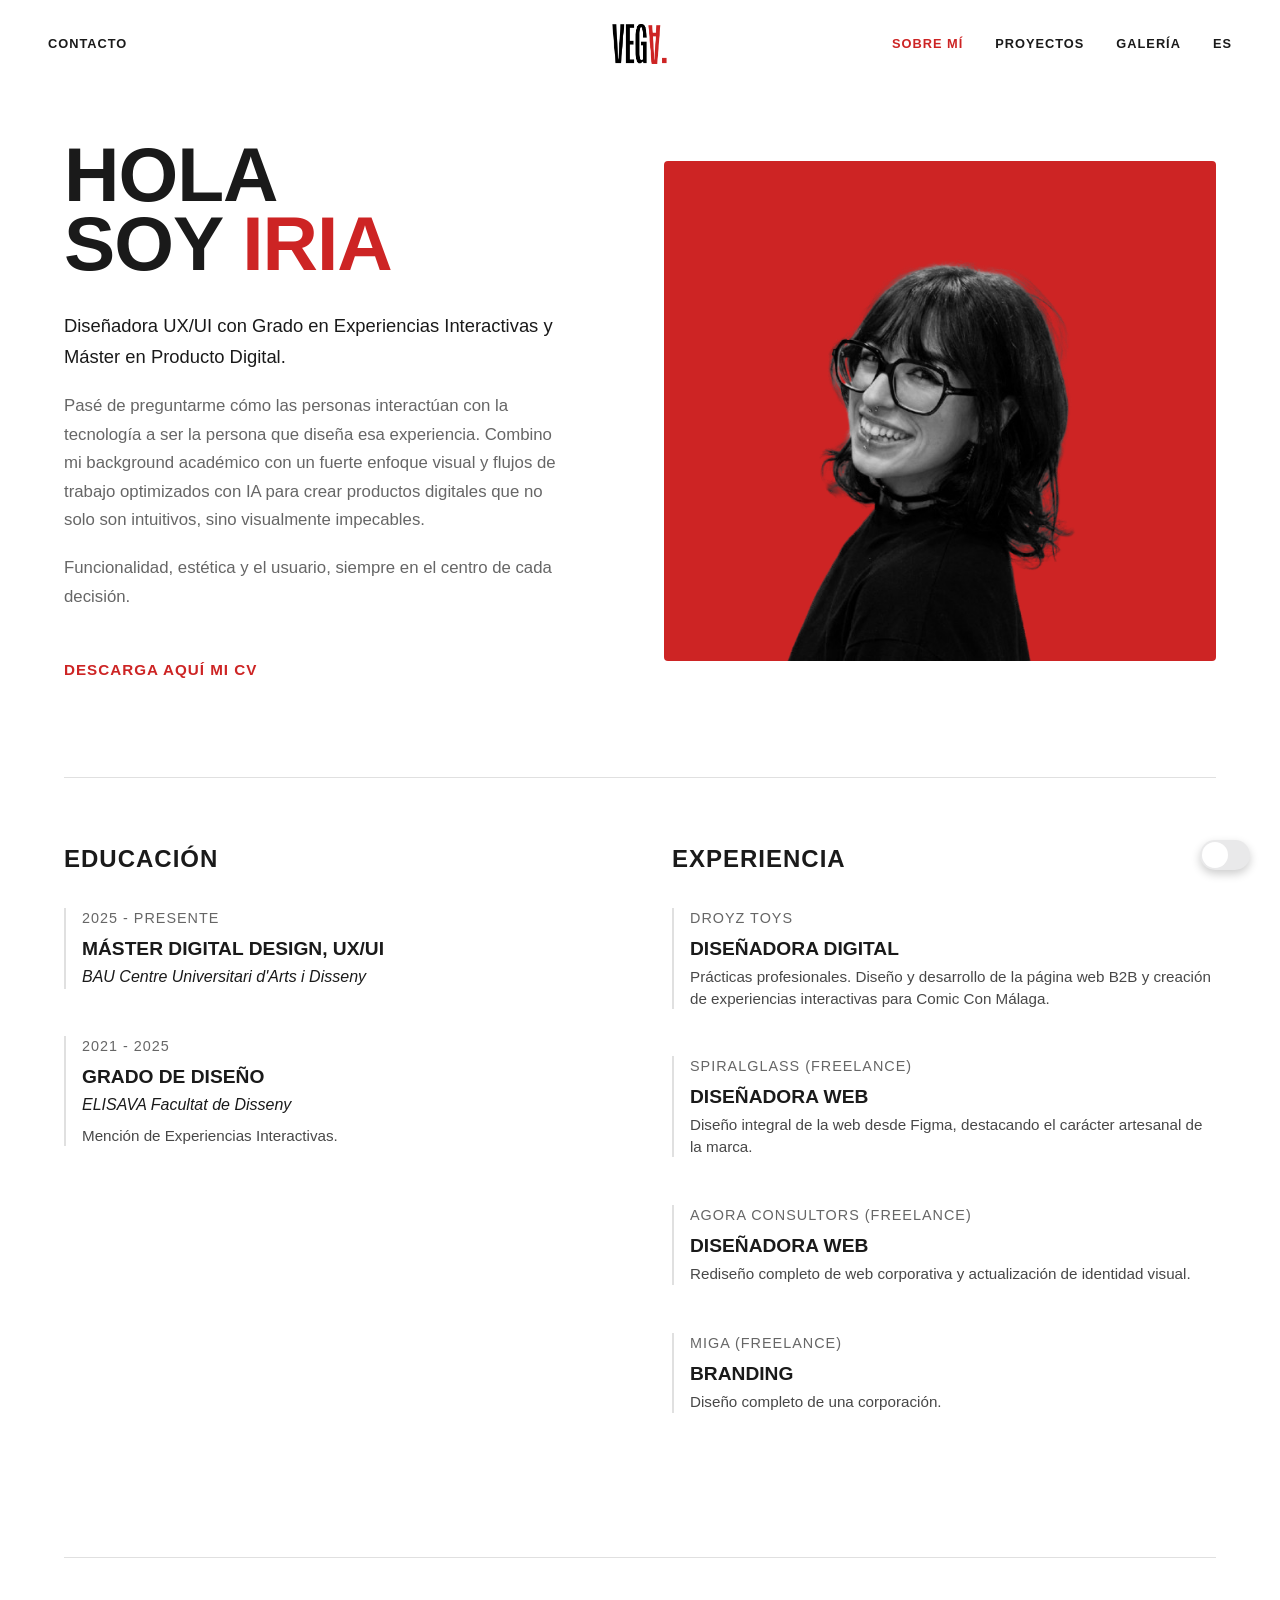
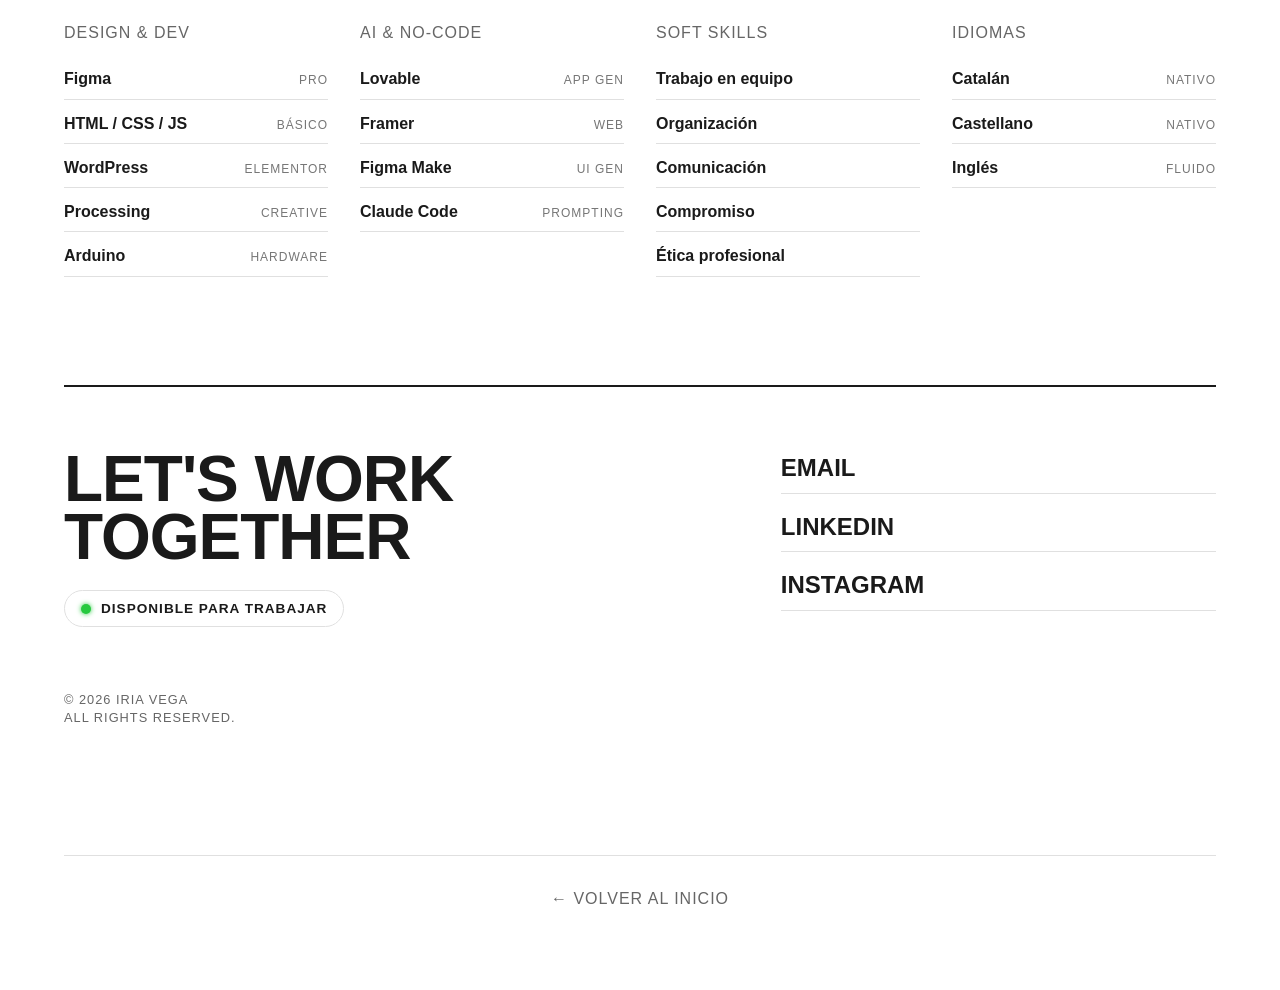
<file: about.html>
<!DOCTYPE html>
<html lang="es">
<head>
    <meta charset="UTF-8">
    <meta name="viewport" content="width=device-width, initial-scale=1.0">
    <title>Iria Vega | About Me</title>
    
    <style>
        /* --- VARIABLES --- */
        :root {
            --bg-color: #ffffff;
            --text-color: #1a1a1a;
            --accent-color: #666;
            --line-color: #e0e0e0;
            
            /* TIPOGRAFÍA ÚNICA (HELVETICA NEUE) */
            --font-main: 'Helvetica Neue', Helvetica, Arial, sans-serif;
            --font-display: 'Helvetica Neue', Helvetica, Arial, sans-serif;
            
            /* Color Rojo Específico */
            --specific-red: #CD2424;

            /* Switch Variables */
            --switch-bg-off: #e9e9ea;
            --switch-bg-on: #ffffff;
            --switch-knob-off: #ffffff;
            --switch-knob-on: #000000;
        }

        body.dark-mode {
            --bg-color: #121212;
            --text-color: #f0f0f0;
            --accent-color: #aaa;
            --line-color: #333;
            --switch-bg-off: #3a3a3c;
        }

        * { margin: 0; padding: 0; box-sizing: border-box; }

        body {
            background-color: var(--bg-color);
            color: var(--text-color);
            font-family: var(--font-main);
            transition: background-color 0.4s ease, color 0.4s ease;
            overflow-x: hidden;
            line-height: 1.4;
            -webkit-font-smoothing: antialiased;
        }

        a { text-decoration: none; color: inherit; transition: color 0.3s; }
        ul { list-style: none; }

        /* --- SCROLL ANIMATIONS --- */
        .reveal {
            opacity: 0;
            transform: translateY(30px);
            transition: all 0.8s cubic-bezier(0.25, 1, 0.5, 1);
            will-change: opacity, transform;
        }

        .reveal.active {
            opacity: 1;
            transform: translateY(0);
        }
        
        .delay-100 { transition-delay: 0.1s; }
        .delay-200 { transition-delay: 0.2s; }
        .delay-300 { transition-delay: 0.3s; }

        /* --- HEADER --- */
        header {
            display: grid;
            grid-template-columns: 1fr auto 1fr;
            align-items: center;
            padding: 1.5rem 3rem;
            position: fixed;
            top: 0;
            width: 100%;
            z-index: 1000;
            background-color: rgba(255, 255, 255, 0.01); 
            backdrop-filter: blur(5px);
            text-transform: uppercase;
            font-size: 0.8rem;
            font-weight: 600;
            letter-spacing: 1px;
        }
        
        body.dark-mode header { background-color: rgba(18, 18, 18, 0.01); }

        .nav-left { justify-self: start; }
        
        /* Contact Hover Rojo */
        .nav-left a:hover { color: var(--specific-red); opacity: 1; }

        /* LOGO IMAGEN */
        .logo-container { justify-self: center; }
        .logo-img { 
            height: 40px; 
            width: auto;
            display: block;
            transition: opacity 0.3s ease;
        }
        .logo-dark { display: none; } 
        body.dark-mode .logo-light { display: none; } 
        body.dark-mode .logo-dark { display: block; } 

        .nav-right { justify-self: end; }
        .nav-right ul { display: flex; gap: 2rem; align-items: center; }
        
        .nav-right a:hover {
            color: var(--accent-color);
            text-decoration: none;
        }

        .lang-toggle-btn {
            background: none; border: none; font-family: inherit; font-size: inherit;
            font-weight: 600; text-transform: uppercase; color: inherit;
            cursor: pointer; letter-spacing: 1px; transition: color 0.3s ease;
        }
        .lang-toggle-btn:hover { color: var(--specific-red); }

        .active-nav {
            color: var(--specific-red) !important;
        }

        /* --- LAYOUT GENERAL --- */
        main {
            padding-top: 140px;
            padding-bottom: 80px;
            max-width: 1200px;
            margin: 0 auto;
            width: 90%;
        }

        /* --- SECCIÓN BIO --- */
        .bio-container {
            display: grid;
            grid-template-columns: 1fr 1fr;
            gap: 3rem;
            align-items: center;
            margin-bottom: 6rem;
        }

        .bio-image-wrapper {
            width: 100%;
            height: 500px;
            background-color: var(--specific-red);
            position: relative;
            overflow: hidden;
            border-radius: 4px;
            display: flex;
            align-items: center;
            justify-content: center;
        }

        .bio-img {
            width: 100%;
            height: 100%;
            object-fit: contain;
            filter: grayscale(100%);
            transition: filter 0.5s ease;
        }
        
        .bio-img:hover { filter: grayscale(0%); }

        .bio-text h1 {
            font-family: var(--font-display);
            font-size: clamp(3rem, 6vw, 5rem);
            font-weight: 900;
            text-transform: uppercase;
            line-height: 0.9;
            margin-bottom: 2rem;
            letter-spacing: -1px;
        }
        
        .highlight {
            color: var(--specific-red);
        }

        .bio-text p {
            font-size: 1.05rem;
            font-weight: 300;
            color: var(--accent-color);
            margin-bottom: 1.2rem;
            max-width: 500px;
            line-height: 1.7;
        }

        .bio-text p:first-of-type {
            font-size: 1.15rem;
            font-weight: 500;
            color: var(--text-color);
        }

        .cv-link {
            display: inline-block;
            margin-top: 1.8rem;
            font-size: 0.95rem;
            font-weight: 600;
            color: var(--specific-red);
            text-transform: uppercase;
            letter-spacing: 1px;
            position: relative;
            transition: opacity 0.3s;
        }
        .cv-link::after {
            content: '';
            position: absolute;
            width: 0;
            height: 1px;
            bottom: -2px;
            left: 0;
            background-color: var(--specific-red);
            transition: width 0.3s ease;
        }
        .cv-link:hover::after { width: 100%; }
        .cv-link:hover { opacity: 0.75; }

        /* --- RESUME GRID --- */
        .resume-section {
            display: grid;
            grid-template-columns: 1fr 1fr;
            gap: 4rem;
            margin-bottom: 6rem;
            border-top: 1px solid var(--line-color);
            padding-top: 4rem;
        }

        .resume-col h3 {
            font-family: var(--font-display);
            font-size: 1.5rem;
            text-transform: uppercase;
            font-weight: 800;
            margin-bottom: 2rem;
            display: flex;
            align-items: center;
            gap: 10px;
            letter-spacing: 1px;
        }

        .resume-item {
            margin-bottom: 3rem;
            padding-left: 1rem;
            border-left: 2px solid var(--line-color);
            transition: border-color 0.3s;
        }

        .resume-item:hover {
            border-left: 2px solid var(--specific-red);
        }

        .resume-date {
            font-size: 0.9rem;
            color: var(--accent-color);
            margin-bottom: 0.5rem;
            display: block;
            font-weight: 300;
            text-transform: uppercase;
            letter-spacing: 1px;
        }

        .resume-role {
            font-size: 1.2rem;
            font-weight: 700;
            text-transform: uppercase;
            margin-bottom: 0.2rem;
        }

        .resume-place {
            font-size: 1rem;
            font-weight: 300;
            margin-bottom: 0.5rem;
            font-style: italic;
        }

        .resume-desc {
            font-size: 0.95rem;
            font-weight: 300;
            opacity: 0.8;
            line-height: 1.4;
        }

        /* --- SKILLS SECTION (ACTUALIZADO A 4 COLUMNAS) --- */
        .skills-grid {
            display: grid;
            grid-template-columns: repeat(4, 1fr); /* 4 Columnas para meter las IA */
            gap: 2rem;
            border-top: 1px solid var(--line-color);
            padding-top: 4rem;
            margin-bottom: 6rem;
        }

        .skill-group h4 {
            font-family: var(--font-display);
            text-transform: uppercase;
            color: var(--accent-color);
            margin-bottom: 1.5rem;
            font-weight: 300;
            letter-spacing: 1px;
        }

        .skill-list li {
            font-size: 1rem;
            font-weight: 600;
            margin-bottom: 0.8rem;
            border-bottom: 1px solid var(--line-color);
            padding-bottom: 0.5rem;
            display: flex;
            justify-content: space-between;
            align-items: baseline;
        }
        
        .skill-tag {
            font-size: 0.75rem;
            font-weight: 300;
            opacity: 0.6;
            text-transform: uppercase;
            letter-spacing: 1px;
        }

        /* --- CONTACT PANEL --- */
        .contact-panel {
            border-top: 2px solid var(--text-color);
            padding-top: 4rem;
            padding-bottom: 4rem;
            display: grid;
            grid-template-columns: 1.5fr 1fr;
            gap: 4rem;
            align-items: flex-start;
            margin-bottom: 4rem;
        }

        .cp-left h2 {
            font-family: var(--font-display);
            font-size: clamp(2.5rem, 5vw, 4rem);
            font-weight: 900;
            text-transform: uppercase;
            line-height: 0.9;
            margin-bottom: 1.5rem;
            letter-spacing: -1px;
        }

        .status-badge {
            display: inline-flex;
            align-items: center;
            font-size: 0.85rem;
            font-weight: 600;
            text-transform: uppercase;
            letter-spacing: 1px;
            color: var(--text-color);
            border: 1px solid var(--line-color);
            padding: 8px 16px;
            border-radius: 50px;
        }

        .status-dot {
            width: 10px;
            height: 10px;
            background-color: #27c93f;
            border-radius: 50%;
            margin-right: 10px;
            display: inline-block;
            box-shadow: 0 0 5px #27c93f;
        }

        .cp-links {
            display: flex;
            flex-direction: column;
            gap: 1rem;
        }

        .cp-link {
            font-size: 1.5rem;
            font-weight: 700;
            text-transform: uppercase;
            padding-bottom: 0.5rem;
            border-bottom: 1px solid var(--line-color);
            display: flex;
            justify-content: space-between;
            align-items: center;
            transition: all 0.3s ease;
        }

        .cp-link span.arrow {
            font-size: 1.2rem;
            font-weight: 300;
            opacity: 0;
            transform: translateX(-10px);
            transition: all 0.3s ease;
            color: var(--specific-red);
        }

        .cp-link:hover {
            color: var(--specific-red);
            padding-left: 10px;
            border-bottom-color: var(--specific-red);
        }

        .cp-link:hover span.arrow {
            opacity: 1;
            transform: translateX(0);
        }

        .copy-right {
            margin-top: 4rem;
            font-size: 0.8rem;
            font-weight: 300;
            letter-spacing: 1px;
            color: var(--accent-color);
            text-transform: uppercase;
        }

        /* --- BOTTOM NAV (GO BACK) --- */
        .bottom-nav {
            text-align: center;
            padding-top: 2rem;
            border-top: 1px solid var(--line-color);
        }

        .back-link {
            text-transform: uppercase;
            font-size: 1rem;
            font-weight: 300;
            letter-spacing: 1px;
            cursor: pointer;
            transition: color 0.3s;
            color: var(--accent-color);
        }

        .back-link:hover {
            color: var(--specific-red);
        }

        /* --- SWITCH --- */
        .apple-switch {
            position: fixed;
            bottom: 30px; 
            right: 30px;
            z-index: 1000;
            display: inline-block;
            width: 50px;
            height: 30px;
        }

        .apple-switch input { opacity: 0; width: 0; height: 0; }

        .slider {
            position: absolute;
            cursor: pointer;
            top: 0; left: 0; right: 0; bottom: 0;
            background-color: var(--switch-bg-off);
            transition: .4s;
            border-radius: 34px;
            box-shadow: 0 4px 10px rgba(0,0,0,0.2); 
        }

        .slider:before {
            position: absolute;
            content: "";
            height: 26px;
            width: 26px;
            left: 2px;
            bottom: 2px;
            background-color: var(--switch-knob-off);
            transition: .4s;
            border-radius: 50%;
        }

        input:checked + .slider { background-color: var(--switch-bg-on); }
        input:checked + .slider:before {
            transform: translateX(20px);
            background-color: var(--switch-knob-on); 
        }

        /* --- BURGER MENU --- */
        .burger-btn {
            display: none; background: none; border: none; cursor: pointer;
            flex-direction: column; justify-content: center; gap: 5px;
            width: 30px; height: 22px; padding: 0; flex-shrink: 0;
        }
        .burger-btn span {
            display: block; width: 100%; height: 2px;
            background: var(--text-color); border-radius: 2px;
            transition: transform 0.3s, opacity 0.3s;
        }
        .burger-btn.open span:nth-child(1) { transform: translateY(7px) rotate(45deg); }
        .burger-btn.open span:nth-child(2) { opacity: 0; }
        .burger-btn.open span:nth-child(3) { transform: translateY(-7px) rotate(-45deg); }

        /* --- HAMBURGER --- */
        .hamburger {
            display: none;
            flex-direction: column;
            justify-content: center;
            gap: 6px;
            background: none;
            border: none;
            cursor: pointer;
            padding: 4px;
            z-index: 1001;
        }
        .hamburger span {
            display: block;
            width: 22px;
            height: 2px;
            background-color: var(--text-color);
            transition: transform 0.3s ease, opacity 0.3s ease;
        }
        .hamburger.open span:nth-child(1) { transform: translateY(8px) rotate(45deg); }
        .hamburger.open span:nth-child(2) { opacity: 0; }
        .hamburger.open span:nth-child(3) { transform: translateY(-8px) rotate(-45deg); }

        /* --- MOBILE NAV OVERLAY --- */
        .mobile-nav {
            position: fixed;
            top: 0; left: 0;
            width: 100%; height: 100vh;
            background-color: var(--bg-color);
            z-index: 998;
            display: flex;
            flex-direction: column;
            align-items: center;
            justify-content: center;
            gap: 2.5rem;
            opacity: 0;
            pointer-events: none;
            transform: translateY(-12px);
            transition: opacity 0.4s ease, transform 0.4s ease;
        }
        .mobile-nav.open { opacity: 1; pointer-events: auto; transform: translateY(0); }
        .mobile-nav a {
            font-size: clamp(1.8rem, 8vw, 3rem);
            font-weight: 700;
            text-transform: uppercase;
            letter-spacing: 1px;
            color: var(--text-color);
            transition: color 0.3s;
        }
        .mobile-nav a:hover { color: var(--specific-red); }

        @media (max-width: 900px) {
            .skills-grid { grid-template-columns: 1fr 1fr; } /* 2 columnas en tablet */
        }

        @media (max-width: 768px) {
            header {
                display: flex;
                align-items: center;
                justify-content: space-between;
                padding: 1rem 1.2rem;
                font-size: 0.7rem;
                letter-spacing: 0.5px;
            }
            .nav-left { display: none; }
            .nav-right { display: none; }
            .hamburger { display: flex; }
            .burger-btn { display: flex; }
            .logo-img { height: 32px; }

            main { padding-top: 100px; }
            .bio-container { grid-template-columns: 1fr; gap: 2rem; }
            .bio-image-wrapper { height: 350px; }
            .resume-section { grid-template-columns: 1fr; }
            .skills-grid { grid-template-columns: 1fr; }
            .contact-panel { grid-template-columns: 1fr; gap: 2rem; }
            .cp-link { font-size: 1.2rem; }
        }

        @media (max-width: 480px) {
            header {
                display: flex;
                align-items: center;
                justify-content: space-between;
                padding: 0.8rem 1rem;
                font-size: 0.6rem;
                letter-spacing: 0.3px;
            }
            .nav-left { display: none; }
            .logo-img { height: 26px; }
            .nav-right ul { gap: 0.7rem; }
            main { padding-top: 70px; width: 95%; padding-bottom: 40px; }
            .bio-image-wrapper { height: 280px; }
            .bio-text h1 { font-size: 2.5rem; }
            .bio-text p { font-size: 1rem; }
            .cp-left h2 { font-size: 1.8rem; }
            .bio-container { margin-bottom: 3rem; gap: 1.5rem; }
        }
    </style>
</head>
<body>

    <header>
        <div class="nav-left"><a href="index.html#contact" data-i18n="nav.contact">Contact</a></div>
        
        <div class="logo-container">
            <a href="index.html">
                <img src="./logos/LOGO_ROJO.png" alt="Logo Iria Vega" class="logo-img logo-light">
                <img src="./logos/bLOGO_ROJO.png" alt="Logo Iria Vega" class="logo-img logo-dark">
            </a>
        </div>
        
        <nav class="nav-right">
            <button class="burger-btn" id="burger-btn" aria-label="Menu">
                <span></span><span></span><span></span>
            </button>
            <ul>
                <li><a href="about.html" class="active-nav" data-i18n="nav.about">About Me</a></li>
                <li><a href="index.html#projects" data-i18n="nav.projects">Projects</a></li>
                <li><a href="gallery.html" data-i18n="nav.gallery">Gallery</a></li>
                <li><button class="lang-toggle-btn" id="lang-btn">ES</button></li>
            </ul>
        </nav>
        <button class="hamburger" id="hamburger" aria-label="Abrir menú">
            <span></span><span></span><span></span>
        </button>
    </header>

    <div class="mobile-nav" id="mobile-nav">
        <a href="about.html" data-i18n="nav.about">About Me</a>
        <a href="index.html#projects" data-i18n="nav.projects">Projects</a>
        <a href="gallery.html" data-i18n="nav.gallery">Gallery</a>
        <a href="index.html#contact" data-i18n="nav.contact">Contact</a>
    </div>

    <main>
        <section class="bio-container">
            <div class="bio-text">
                <h1 class="reveal" data-i18n-html="bio.title">HOLA<br>SOY <span class="highlight">IRIA</span></h1>

                <p class="reveal delay-100" data-i18n="bio.p1">
                    Diseñadora UX/UI con Grado en Experiencias Interactivas y Máster en Producto Digital.
                </p>
                <p class="reveal delay-200" data-i18n="bio.p2">
                    Pasé de preguntarme cómo las personas interactúan con la tecnología a ser la persona que diseña esa experiencia. Combino mi background académico con un fuerte enfoque visual y flujos de trabajo optimizados con IA para crear productos digitales que no solo son intuitivos, sino visualmente impecables.
                </p>
                <p class="reveal delay-200" data-i18n="bio.p3">
                    Funcionalidad, estética y el usuario, siempre en el centro de cada decisión.
                </p>

                <a href="IriaVega_UXUIdesigner_CV.pdf" download class="cv-link reveal delay-300" data-i18n="bio.cv">
                    Descarga aquí mi CV
                </a>
            </div>
            
            <div class="bio-image-wrapper reveal delay-200">
                <img src="YO.png" alt="Iria Vega" class="bio-img">
            </div>
        </section>

        <section class="resume-section reveal">

            <div class="resume-col">
                <h3 data-i18n="edu.title">Educación</h3>

                <div class="resume-item reveal delay-100">
                    <span class="resume-date" data-i18n="edu1.date">2025 - Presente</span>
                    <div class="resume-role" data-i18n="edu1.role">Máster Digital Design, UX/UI</div>
                    <div class="resume-place" data-i18n="edu1.place">BAU Centre Universitari d'Arts i Disseny</div>
                </div>

                <div class="resume-item reveal delay-200">
                    <span class="resume-date" data-i18n="edu2.date">2021 - 2025</span>
                    <div class="resume-role" data-i18n="edu2.role">Grado de Diseño</div>
                    <div class="resume-place" data-i18n="edu2.place">ELISAVA Facultat de Disseny</div>
                    <div class="resume-desc" data-i18n="edu2.desc">Mención de Experiencias Interactivas.</div>
                </div>
            </div>

            <div class="resume-col">
                <h3 data-i18n="exp.title">Experiencia</h3>

                <div class="resume-item reveal delay-100">
                    <span class="resume-date" data-i18n="exp1.date">Droyz Toys</span>
                    <div class="resume-role" data-i18n="exp1.role">Diseñadora Digital</div>
                    <div class="resume-desc" data-i18n="exp1.desc">Prácticas profesionales. Diseño y desarrollo de la página web B2B y creación de experiencias interactivas para Comic Con Málaga.</div>
                </div>

                <div class="resume-item reveal delay-200">
                    <span class="resume-date" data-i18n="exp2.date">Spiralglass (Freelance)</span>
                    <div class="resume-role" data-i18n="exp2.role">Diseñadora Web</div>
                    <div class="resume-desc" data-i18n="exp2.desc">Diseño integral de la web desde Figma, destacando el carácter artesanal de la marca.</div>
                </div>

                <div class="resume-item reveal delay-200">
                    <span class="resume-date" data-i18n="exp3.date">Agora Consultors (Freelance)</span>
                    <div class="resume-role" data-i18n="exp3.role">Diseñadora Web</div>
                    <div class="resume-desc" data-i18n="exp3.desc">Rediseño completo de web corporativa y actualización de identidad visual.</div>
                </div>

                <div class="resume-item reveal delay-300">
                    <span class="resume-date" data-i18n="exp4.date">MIGA (Freelance)</span>
                    <div class="resume-role" data-i18n="exp4.role">Branding</div>
                    <div class="resume-desc" data-i18n="exp4.desc">Diseño completo de una corporación.</div>
                </div>
            </div>

        </section>

        <section class="skills-grid reveal">

            <div class="skill-group reveal delay-100">
                <h4 data-i18n="skills.design">Design & Dev</h4>
                <ul class="skill-list">
                    <li>Figma <span class="skill-tag">Pro</span></li>
                    <li>HTML / CSS / JS <span class="skill-tag">Básico</span></li>
                    <li>WordPress <span class="skill-tag">Elementor</span></li>
                    <li>Processing <span class="skill-tag">Creative</span></li>
                    <li>Arduino <span class="skill-tag">Hardware</span></li>
                </ul>
            </div>

            <div class="skill-group reveal delay-150">
                <h4 data-i18n="skills.ai">AI & No-Code</h4>
                <ul class="skill-list">
                    <li>Lovable <span class="skill-tag">App Gen</span></li>
                    <li>Framer <span class="skill-tag">Web</span></li>
                    <li>Figma Make <span class="skill-tag">UI Gen</span></li>
                    <li>Claude Code <span class="skill-tag">Prompting</span></li>
                </ul>
            </div>

            <div class="skill-group reveal delay-200">
                <h4 data-i18n="skills.soft">Soft Skills</h4>
                <ul class="skill-list">
                    <li data-i18n="soft1">Trabajo en equipo</li>
                    <li data-i18n="soft2">Organización</li>
                    <li data-i18n="soft3">Comunicación</li>
                    <li data-i18n="soft4">Compromiso</li>
                    <li data-i18n="soft5">Ética profesional</li>
                </ul>
            </div>

            <div class="skill-group reveal delay-300">
                <h4 data-i18n="skills.lang">Idiomas</h4>
                <ul class="skill-list">
                    <li><span data-i18n="lang1">Catalán</span> <span class="skill-tag">Nativo</span></li>
                    <li><span data-i18n="lang2">Castellano</span> <span class="skill-tag">Nativo</span></li>
                    <li><span data-i18n="lang3">Inglés</span> <span class="skill-tag">Fluido</span></li>
                </ul>
            </div>

        </section>

        <section class="contact-panel reveal">
            
            <div class="cp-left">
                <h2>LET'S WORK<br>TOGETHER</h2>
                <div class="status-badge">
                    <span class="status-dot"></span> <span data-i18n="status">Available for work</span>
                </div>
                <div class="copy-right">
                    &copy; 2026 Iria Vega<br>All rights reserved.
                </div>
            </div>

            <div class="cp-links">
                <a href="mailto:ivegagallego@gmail.com" class="cp-link">
                    Email <span class="arrow">↗</span>
                </a>
                <a href="https://www.linkedin.com/in/iria-vega-gallego-8637a91a1/" class="cp-link" target="_blank">
                    LinkedIn <span class="arrow">↗</span>
                </a>
                <a href="https://www.instagram.com/designsby.vega/" class="cp-link" target="_blank">
                    Instagram <span class="arrow">↗</span>
                </a>
            </div>

        </section>

        <div class="bottom-nav reveal delay-300">
            <a href="index.html" class="back-link" data-i18n="back">← Go Back to Home</a>
        </div>

    </main>

    <label class="apple-switch">
        <input type="checkbox" id="theme-toggle">
        <span class="slider"></span>
    </label>

    <script>
        // --- SISTEMA DE TRADUCCIONES ---
        const translations = {
            es: {
                'nav.contact': 'Contacto', 'nav.about': 'Sobre mí',
                'nav.projects': 'Proyectos', 'nav.gallery': 'Galería',
                'bio.title': 'HOLA<br>SOY <span class="highlight">IRIA</span>',
                'bio.p1': 'Diseñadora UX/UI con Grado en Experiencias Interactivas y Máster en Producto Digital.',
                'bio.p2': 'Pasé de preguntarme cómo las personas interactúan con la tecnología a ser la persona que diseña esa experiencia. Combino mi background académico con un fuerte enfoque visual y flujos de trabajo optimizados con IA para crear productos digitales que no solo son intuitivos, sino visualmente impecables.',
                'bio.p3': 'Funcionalidad, estética y el usuario, siempre en el centro de cada decisión.',
                'bio.cv': 'Descarga aquí mi CV',
                'edu.title': 'Educación',
                'edu1.date': '2025 - Presente', 'edu1.role': 'Máster Digital Design, UX/UI',
                'edu1.place': "BAU Centre Universitari d'Arts i Disseny",
                'edu2.date': '2021 - 2025', 'edu2.role': 'Grado de Diseño',
                'edu2.place': 'ELISAVA Facultat de Disseny',
                'edu2.desc': 'Mención de Experiencias Interactivas.',
                'exp.title': 'Experiencia',
                'exp1.date': 'Droyz Toys', 'exp1.role': 'Diseñadora Digital',
                'exp1.desc': 'Prácticas profesionales. Diseño y desarrollo de la página web B2B y creación de experiencias interactivas para Comic Con Málaga.',
                'exp2.date': 'Spiralglass (Freelance)', 'exp2.role': 'Diseñadora Web',
                'exp2.desc': 'Diseño integral de la web desde Figma, destacando el carácter artesanal de la marca.',
                'exp3.date': 'Agora Consultors (Freelance)', 'exp3.role': 'Diseñadora Web',
                'exp3.desc': 'Rediseño completo de web corporativa y actualización de identidad visual.',
                'exp4.date': 'MIGA (Freelance)', 'exp4.role': 'Branding',
                'exp4.desc': 'Diseño completo de una corporación.',
                'skills.design': 'Design & Dev', 'skills.ai': 'AI & No-Code',
                'skills.soft': 'Soft Skills', 'skills.lang': 'Idiomas',
                'soft1': 'Trabajo en equipo', 'soft2': 'Organización',
                'soft3': 'Comunicación', 'soft4': 'Compromiso', 'soft5': 'Ética profesional',
                'lang1': 'Catalán', 'lang2': 'Castellano', 'lang3': 'Inglés',
                'status': 'Disponible para trabajar',
                'back': '← Volver al Inicio',
            },
            en: {
                'nav.contact': 'Contact', 'nav.about': 'About Me',
                'nav.projects': 'Projects', 'nav.gallery': 'Gallery',
                'bio.title': 'HI<br>I\'M <span class="highlight">IRIA</span>',
                'bio.p1': "UX/UI Designer with a Degree in Interactive Experiences and a Master's in Digital Product.",
                'bio.p2': "I went from wondering how people interact with technology to becoming the person who designs that experience. I blend my academic background with a strong visual approach and AI-optimised workflows to create digital products that are not only intuitive, but visually flawless.",
                'bio.p3': 'Functionality, aesthetics, and the user — always at the centre of every decision.',
                'bio.cv': 'Download my CV',
                'edu.title': 'Education',
                'edu1.date': '2025 – Present', 'edu1.role': "Master's in Digital Design, UX/UI",
                'edu1.place': "BAU Centre Universitari d'Arts i Disseny",
                'edu2.date': '2021 – 2025', 'edu2.role': 'Degree in Design',
                'edu2.place': 'ELISAVA School of Design',
                'edu2.desc': 'Specialisation in Interactive Experiences.',
                'exp.title': 'Experience',
                'exp1.date': 'Droyz Toys', 'exp1.role': 'Digital Designer',
                'exp1.desc': 'Internship. Design and development of the B2B website and creation of interactive experiences for Comic Con Málaga.',
                'exp2.date': 'Spiralglass (Freelance)', 'exp2.role': 'Web Designer',
                'exp2.desc': "End-to-end web design from Figma, highlighting the brand's handcrafted character.",
                'exp3.date': 'Agora Consultors (Freelance)', 'exp3.role': 'Web Designer',
                'exp3.desc': 'Full corporate website redesign and visual identity update.',
                'exp4.date': 'MIGA (Freelance)', 'exp4.role': 'Branding',
                'exp4.desc': 'Complete corporate identity design.',
                'skills.design': 'Design & Dev', 'skills.ai': 'AI & No-Code',
                'skills.soft': 'Soft Skills', 'skills.lang': 'Languages',
                'soft1': 'Teamwork', 'soft2': 'Organisation',
                'soft3': 'Communication', 'soft4': 'Commitment', 'soft5': 'Professional Ethics',
                'lang1': 'Catalan', 'lang2': 'Spanish', 'lang3': 'English',
                'status': 'Available for work',
                'back': '← Back to Home',
            }
        };

        function setLanguage(lang) {
            const key = lang.toLowerCase();
            const t = translations[key];
            if (!t) return;
            document.querySelectorAll('[data-i18n]').forEach(el => {
                if (t[el.dataset.i18n] !== undefined) el.textContent = t[el.dataset.i18n];
            });
            document.querySelectorAll('[data-i18n-html]').forEach(el => {
                if (t[el.dataset.i18nHtml] !== undefined) el.innerHTML = t[el.dataset.i18nHtml];
            });
            const langBtn = document.getElementById('lang-btn');
            if (langBtn) langBtn.textContent = key.toUpperCase();
            localStorage.setItem('userLang', key);
        }

        // Aplicar idioma guardado al cargar
        setLanguage((localStorage.getItem('userLang') || 'es').toLowerCase());

        // Botón toggle ES/EN
        const langBtn = document.getElementById('lang-btn');
        if (langBtn) {
            langBtn.addEventListener('click', () => {
                const current = (localStorage.getItem('userLang') || 'es').toLowerCase();
                setLanguage(current === 'es' ? 'en' : 'es');
            });
        }

        // --- LOGICA MODO OSCURO (SIN JS PARA LOGO, TODO POR CSS) ---
        const toggle = document.getElementById('theme-toggle');
        const body = document.body;

        // Comprobar preferencia guardada
        if(localStorage.getItem('theme') === 'dark') {
            body.classList.add('dark-mode');
            toggle.checked = true;
        }

        toggle.addEventListener('change', () => {
            if(toggle.checked) {
                body.classList.add('dark-mode');
                localStorage.setItem('theme', 'dark');
            } else {
                body.classList.remove('dark-mode');
                localStorage.setItem('theme', 'light');
            }
        });

        // --- SCROLL ANIMATION ---
        const observerOptions = {
            threshold: 0.1,
            rootMargin: "0px 0px -50px 0px"
        };

        const observer = new IntersectionObserver((entries) => {
            entries.forEach(entry => {
                if (entry.isIntersecting) {
                    entry.target.classList.add('active');
                }
            });
        }, observerOptions);

        document.querySelectorAll('.reveal').forEach(el => {
            observer.observe(el);
        });

        // --- HAMBURGER MENU ---
        const hamburger = document.getElementById('hamburger');
        const mobileNav = document.getElementById('mobile-nav');

        hamburger.addEventListener('click', () => {
            const isOpen = hamburger.classList.toggle('open');
            mobileNav.classList.toggle('open', isOpen);
            document.body.style.overflow = isOpen ? 'hidden' : '';
        });

        mobileNav.querySelectorAll('a').forEach(link => {
            link.addEventListener('click', () => {
                hamburger.classList.remove('open');
                mobileNav.classList.remove('open');
                document.body.style.overflow = '';
            });
        });

        // --- BURGER MENU ---
        const burgerBtn = document.getElementById('burger-btn');
        const navUl = document.querySelector('.nav-right ul');
        if (burgerBtn && navUl) {
            burgerBtn.addEventListener('click', () => {
                burgerBtn.classList.toggle('open');
                navUl.classList.toggle('open');
            });
            navUl.querySelectorAll('a, button:not(#burger-btn)').forEach(el => {
                el.addEventListener('click', () => {
                    burgerBtn.classList.remove('open');
                    navUl.classList.remove('open');
                });
            });
        }
    </script>
</body>
</html>
</file>
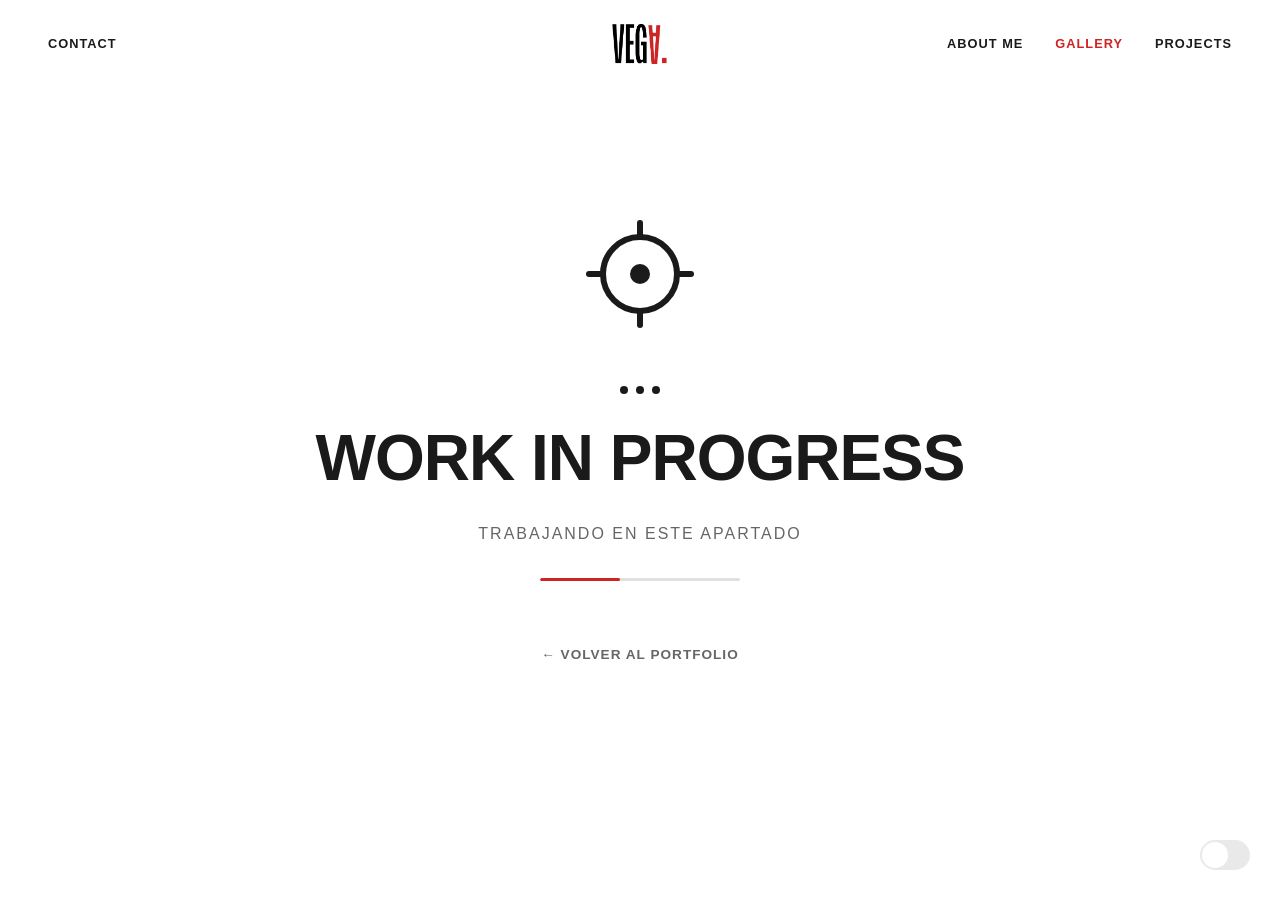
<file: gallery.html>
<!DOCTYPE html>
<html lang="es">
<head>
    <meta charset="UTF-8">
    <meta name="viewport" content="width=device-width, initial-scale=1.0">
    <title>Iria Vega | Gallery</title>
    <link rel="icon" type="image/png" href="favicon.png">

    <style>
        :root {
            --bg-color: #ffffff;
            --text-color: #1a1a1a;
            --accent-color: #666;
            --line-color: #e0e0e0;
            --specific-red: #CD2424;
            --font-main: 'Helvetica Neue', Helvetica, Arial, sans-serif;

            --switch-bg-off: #e9e9ea;
            --switch-bg-on: #ffffff;
            --switch-knob-off: #ffffff;
            --switch-knob-on: #000000;
        }

        body.dark-mode {
            --bg-color: #121212;
            --text-color: #f0f0f0;
            --accent-color: #aaa;
            --line-color: #333;
            --switch-bg-off: #3a3a3c;
        }

        * { margin: 0; padding: 0; box-sizing: border-box; }

        body {
            background-color: var(--bg-color);
            color: var(--text-color);
            font-family: var(--font-main);
            transition: background-color 0.4s ease, color 0.4s ease;
            overflow-x: hidden;
            line-height: 1.5;
            -webkit-font-smoothing: antialiased;
        }

        a { text-decoration: none; color: inherit; transition: opacity 0.3s; }
        ul { list-style: none; }

        /* --- HEADER --- */
        header {
            display: grid;
            grid-template-columns: 1fr auto 1fr;
            align-items: center;
            padding: 1.5rem 3rem;
            position: fixed;
            top: 0;
            width: 100%;
            z-index: 1000;
            background-color: rgba(255, 255, 255, 0.8);
            backdrop-filter: blur(10px);
            text-transform: uppercase;
            font-size: 0.8rem;
            font-weight: 600;
            letter-spacing: 1px;
        }
        body.dark-mode header { background-color: rgba(18, 18, 18, 0.8); }

        .nav-left { justify-self: start; }
        .nav-left a:hover { color: var(--specific-red); opacity: 1; }

        .logo-container { justify-self: center; }
        .logo-img { height: 40px; width: auto; display: block; transition: opacity 0.3s ease; }
        .logo-dark { display: none; }
        body.dark-mode .logo-light { display: none; }
        body.dark-mode .logo-dark { display: block; }

        .nav-right { justify-self: end; }
        .nav-right ul { display: flex; gap: 2rem; align-items: center; }
        .nav-right a:hover { opacity: 0.6; }

        /* --- WIP CONTENT --- */
        .wip-container {
            height: 100vh;
            display: flex;
            flex-direction: column;
            align-items: center;
            justify-content: center;
            text-align: center;
            padding: 0 5%;
            gap: 2rem;
        }

        .wip-icon {
            width: 120px;
            height: 120px;
            position: relative;
        }

        /* Hard hat / construction animation */
        .gear {
            width: 80px;
            height: 80px;
            border: 6px solid var(--text-color);
            border-radius: 50%;
            position: relative;
            margin: 0 auto;
            animation: gearSpin 4s linear infinite;
        }

        .gear::before,
        .gear::after {
            content: '';
            position: absolute;
            background: var(--text-color);
        }

        .gear::before {
            width: 6px;
            height: 20px;
            top: -20px;
            left: 50%;
            transform: translateX(-50%);
            border-radius: 3px;
        }

        .gear::after {
            width: 20px;
            height: 6px;
            top: 50%;
            left: -20px;
            transform: translateY(-50%);
            border-radius: 3px;
        }

        .gear-tooth-1,
        .gear-tooth-2,
        .gear-tooth-3 {
            position: absolute;
            width: 6px;
            height: 20px;
            background: var(--text-color);
            border-radius: 3px;
        }

        .gear-tooth-1 {
            bottom: -20px;
            left: 50%;
            transform: translateX(-50%);
        }

        .gear-tooth-2 {
            top: 50%;
            right: -20px;
            transform: translateY(-50%);
            width: 20px;
            height: 6px;
        }

        .gear-tooth-3 {
            width: 6px;
            height: 20px;
            top: 6px;
            right: -2px;
            transform: rotate(45deg);
        }

        .gear-center {
            width: 20px;
            height: 20px;
            background: var(--text-color);
            border-radius: 50%;
            position: absolute;
            top: 50%;
            left: 50%;
            transform: translate(-50%, -50%);
        }

        @keyframes gearSpin {
            from { transform: rotate(0deg); }
            to { transform: rotate(360deg); }
        }

        /* Animated dots */
        .wip-dots {
            display: flex;
            gap: 8px;
            justify-content: center;
        }

        .wip-dot {
            width: 8px;
            height: 8px;
            border-radius: 50%;
            background: var(--text-color);
            animation: dotPulse 1.4s infinite ease-in-out;
        }

        .wip-dot:nth-child(1) { animation-delay: 0s; }
        .wip-dot:nth-child(2) { animation-delay: 0.2s; }
        .wip-dot:nth-child(3) { animation-delay: 0.4s; }

        @keyframes dotPulse {
            0%, 80%, 100% { opacity: 0.2; transform: scale(0.8); }
            40% { opacity: 1; transform: scale(1.2); }
        }

        .wip-title {
            font-size: clamp(2rem, 5vw, 4rem);
            font-weight: 900;
            text-transform: uppercase;
            letter-spacing: -1px;
            line-height: 1;
        }

        .wip-subtitle {
            font-size: 1rem;
            font-weight: 300;
            color: var(--accent-color);
            text-transform: uppercase;
            letter-spacing: 2px;
        }

        .wip-bar {
            width: 200px;
            height: 3px;
            background: var(--line-color);
            border-radius: 3px;
            overflow: hidden;
            position: relative;
        }

        .wip-bar-fill {
            width: 40%;
            height: 100%;
            background: var(--specific-red);
            border-radius: 3px;
            animation: barPulse 2s ease-in-out infinite;
        }

        @keyframes barPulse {
            0% { width: 20%; }
            50% { width: 60%; }
            100% { width: 20%; }
        }

        .wip-back {
            margin-top: 2rem;
            font-size: 0.85rem;
            font-weight: 600;
            text-transform: uppercase;
            letter-spacing: 1px;
            color: var(--accent-color);
            transition: color 0.3s;
        }

        .wip-back:hover {
            color: var(--specific-red);
            opacity: 1;
        }

        /* --- SWITCH --- */
        .apple-switch { position: fixed; bottom: 30px; right: 30px; z-index: 1000; display: inline-block; width: 50px; height: 30px; }
        .apple-switch input { opacity: 0; width: 0; height: 0; }
        .slider { position: absolute; cursor: pointer; top: 0; left: 0; right: 0; bottom: 0; background-color: var(--switch-bg-off); transition: .4s; border-radius: 34px; }
        .slider:before { position: absolute; content: ""; height: 26px; width: 26px; left: 2px; bottom: 2px; background-color: var(--switch-knob-off); transition: .4s; border-radius: 50%; }
        input:checked + .slider { background-color: var(--switch-bg-on); }
        input:checked + .slider:before { transform: translateX(20px); background-color: var(--switch-knob-on); }

        /* --- BURGER MENU --- */
        .burger-btn {
            display: none; background: none; border: none; cursor: pointer;
            flex-direction: column; justify-content: center; gap: 5px;
            width: 30px; height: 22px; padding: 0; flex-shrink: 0;
        }
        .burger-btn span {
            display: block; width: 100%; height: 2px;
            background: var(--text-color); border-radius: 2px;
            transition: transform 0.3s, opacity 0.3s;
        }
        .burger-btn.open span:nth-child(1) { transform: translateY(7px) rotate(45deg); }
        .burger-btn.open span:nth-child(2) { opacity: 0; }
        .burger-btn.open span:nth-child(3) { transform: translateY(-7px) rotate(-45deg); }

        @media (max-width: 768px) {
            header {
                display: flex;
                align-items: center;
                justify-content: space-between;
                padding: 1rem 1.2rem;
                font-size: 0.7rem;
                letter-spacing: 0.5px;
            }
            .nav-left { display: none; }
            .nav-right ul { gap: 1rem; }
            .logo-img { height: 32px; }
            .burger-btn { display: flex; }
            .nav-right ul { display: none; position: fixed; inset: 0; flex-direction: column; align-items: center; justify-content: center; gap: 2.5rem; z-index: 999; background-color: var(--bg-color); font-size: 1.4rem; text-transform: uppercase; letter-spacing: 2px; }
            .nav-right ul.open { display: flex; }
        }

        @media (max-width: 480px) {
            header {
                display: flex;
                align-items: center;
                justify-content: space-between;
                padding: 0.8rem 1rem;
                font-size: 0.6rem;
                letter-spacing: 0.3px;
            }
            .nav-left { display: none; }
            .logo-img { height: 26px; }
            .nav-right ul { gap: 0.7rem; }
            .burger-btn { display: flex; }
            .wip-icon { width: 80px; height: 80px; }
            .gear { width: 50px; height: 50px; border-width: 4px; }
            .gear::before { width: 4px; height: 14px; top: -14px; }
            .gear::after { width: 14px; height: 4px; left: -14px; }
            .gear-tooth-1 { bottom: -14px; width: 4px; height: 14px; }
            .gear-tooth-2 { right: -14px; width: 14px; height: 4px; }
            .gear-center { width: 14px; height: 14px; }
        }
    </style>
</head>
<body>

    <header>
        <div class="nav-left"><a href="index.html#contact">Contact</a></div>

        <div class="logo-container">
            <a href="index.html">
                <img src="logos/LOGO_ROJO.png" alt="Logo Iria Vega" class="logo-img logo-light">
                <img src="logos/bLOGO_ROJO.png" alt="Logo Iria Vega" class="logo-img logo-dark">
            </a>
        </div>

        <nav class="nav-right">
            <button class="burger-btn" id="burger-btn" aria-label="Menu">
                <span></span><span></span><span></span>
            </button>
            <ul>
                <li><a href="about.html">About Me</a></li>
                <li><a href="gallery.html" style="color: var(--specific-red);">Gallery</a></li>
                <li><a href="index.html#projects">Projects</a></li>
            </ul>
        </nav>
    </header>

    <main>
        <div class="wip-container">
            <div class="wip-icon">
                <div class="gear">
                    <div class="gear-center"></div>
                    <div class="gear-tooth-1"></div>
                    <div class="gear-tooth-2"></div>
                </div>
            </div>

            <div class="wip-dots">
                <div class="wip-dot"></div>
                <div class="wip-dot"></div>
                <div class="wip-dot"></div>
            </div>

            <h1 class="wip-title">Work in Progress</h1>
            <p class="wip-subtitle">Trabajando en este apartado</p>

            <div class="wip-bar">
                <div class="wip-bar-fill"></div>
            </div>

            <a href="index.html" class="wip-back">&larr; Volver al Portfolio</a>
        </div>
    </main>

    <label class="apple-switch">
        <input type="checkbox" id="theme-toggle">
        <span class="slider"></span>
    </label>

    <script>
        const toggle = document.getElementById('theme-toggle');
        const body = document.body;

        if(localStorage.getItem('theme') === 'dark') {
            body.classList.add('dark-mode');
            toggle.checked = true;
        }

        toggle.addEventListener('change', () => {
            if(toggle.checked) {
                body.classList.add('dark-mode');
                localStorage.setItem('theme', 'dark');
            } else {
                body.classList.remove('dark-mode');
                localStorage.setItem('theme', 'light');
            }
        });

        // --- BURGER MENU ---
        const burgerBtn = document.getElementById('burger-btn');
        const navUl = document.querySelector('.nav-right ul');
        if (burgerBtn && navUl) {
            burgerBtn.addEventListener('click', () => {
                burgerBtn.classList.toggle('open');
                navUl.classList.toggle('open');
            });
            navUl.querySelectorAll('a, button:not(#burger-btn)').forEach(el => {
                el.addEventListener('click', () => {
                    burgerBtn.classList.remove('open');
                    navUl.classList.remove('open');
                });
            });
        }
    </script>
</body>
</html>
</file>
